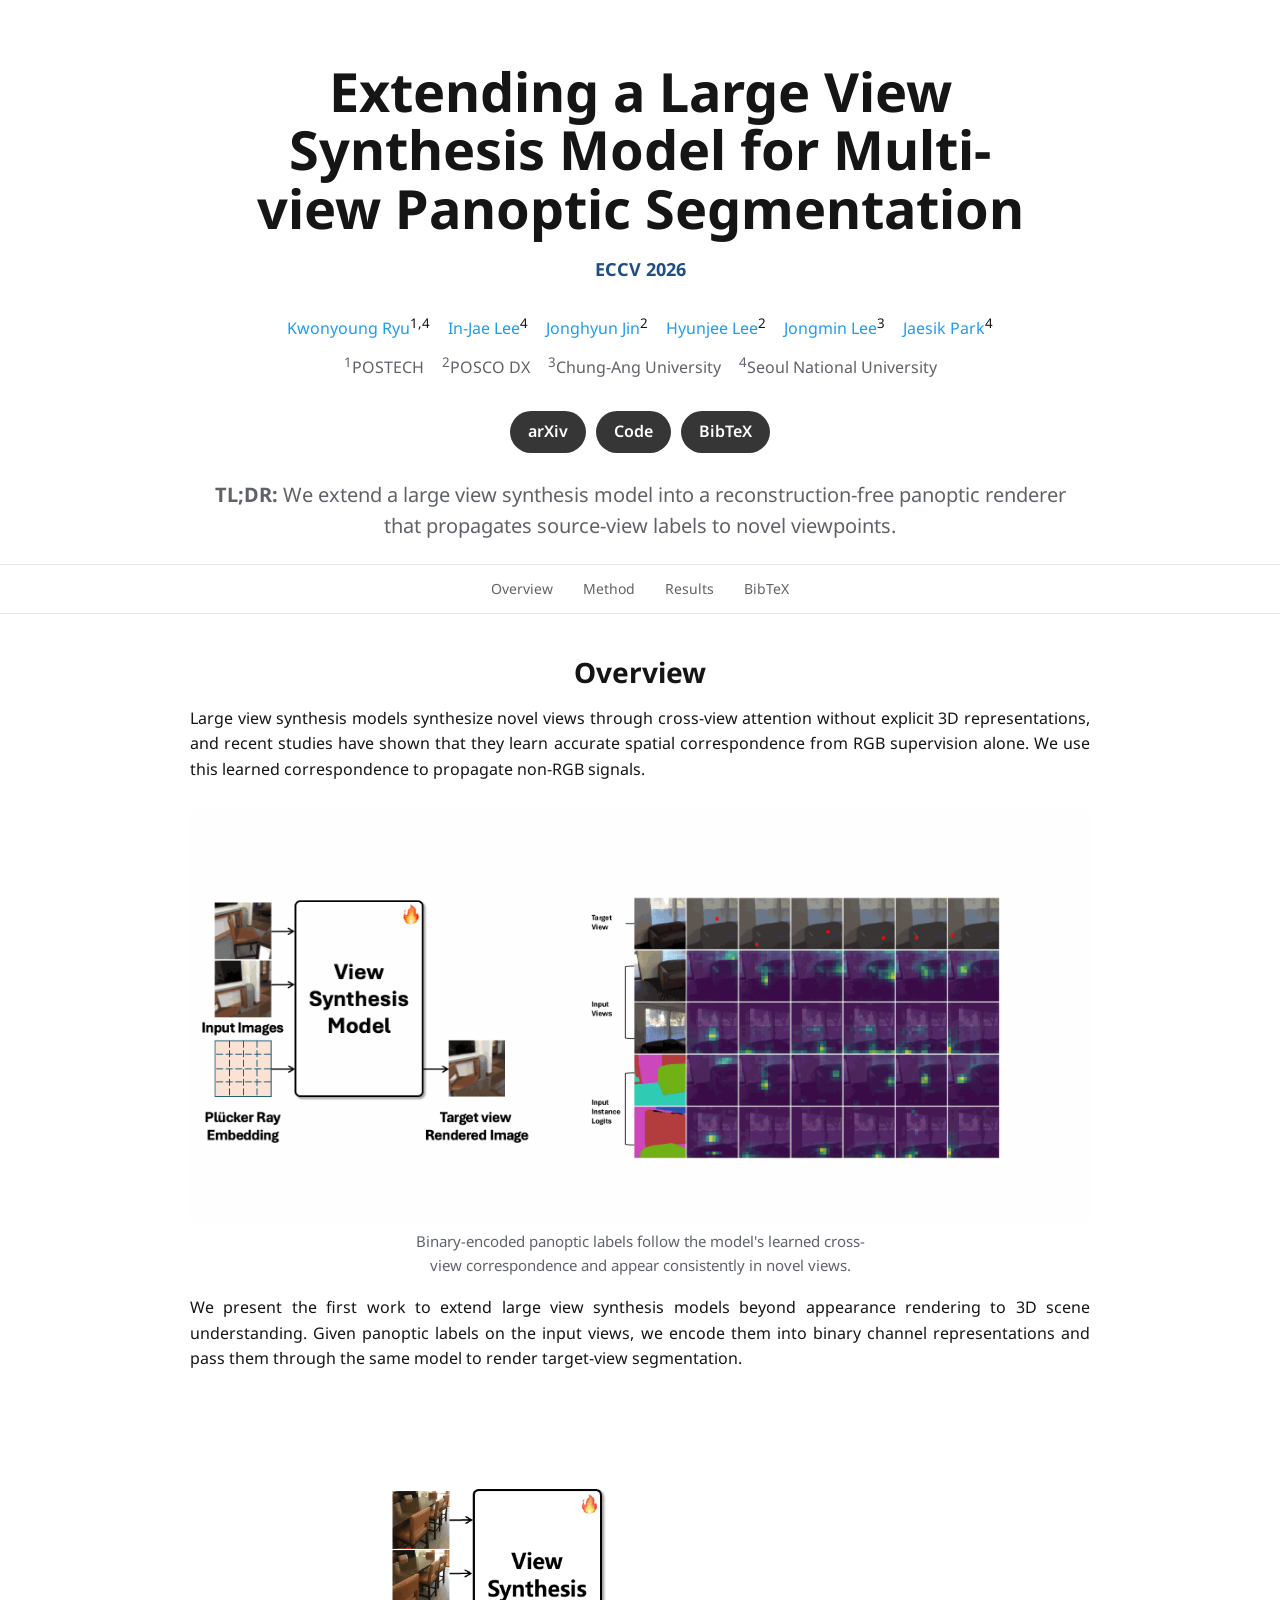
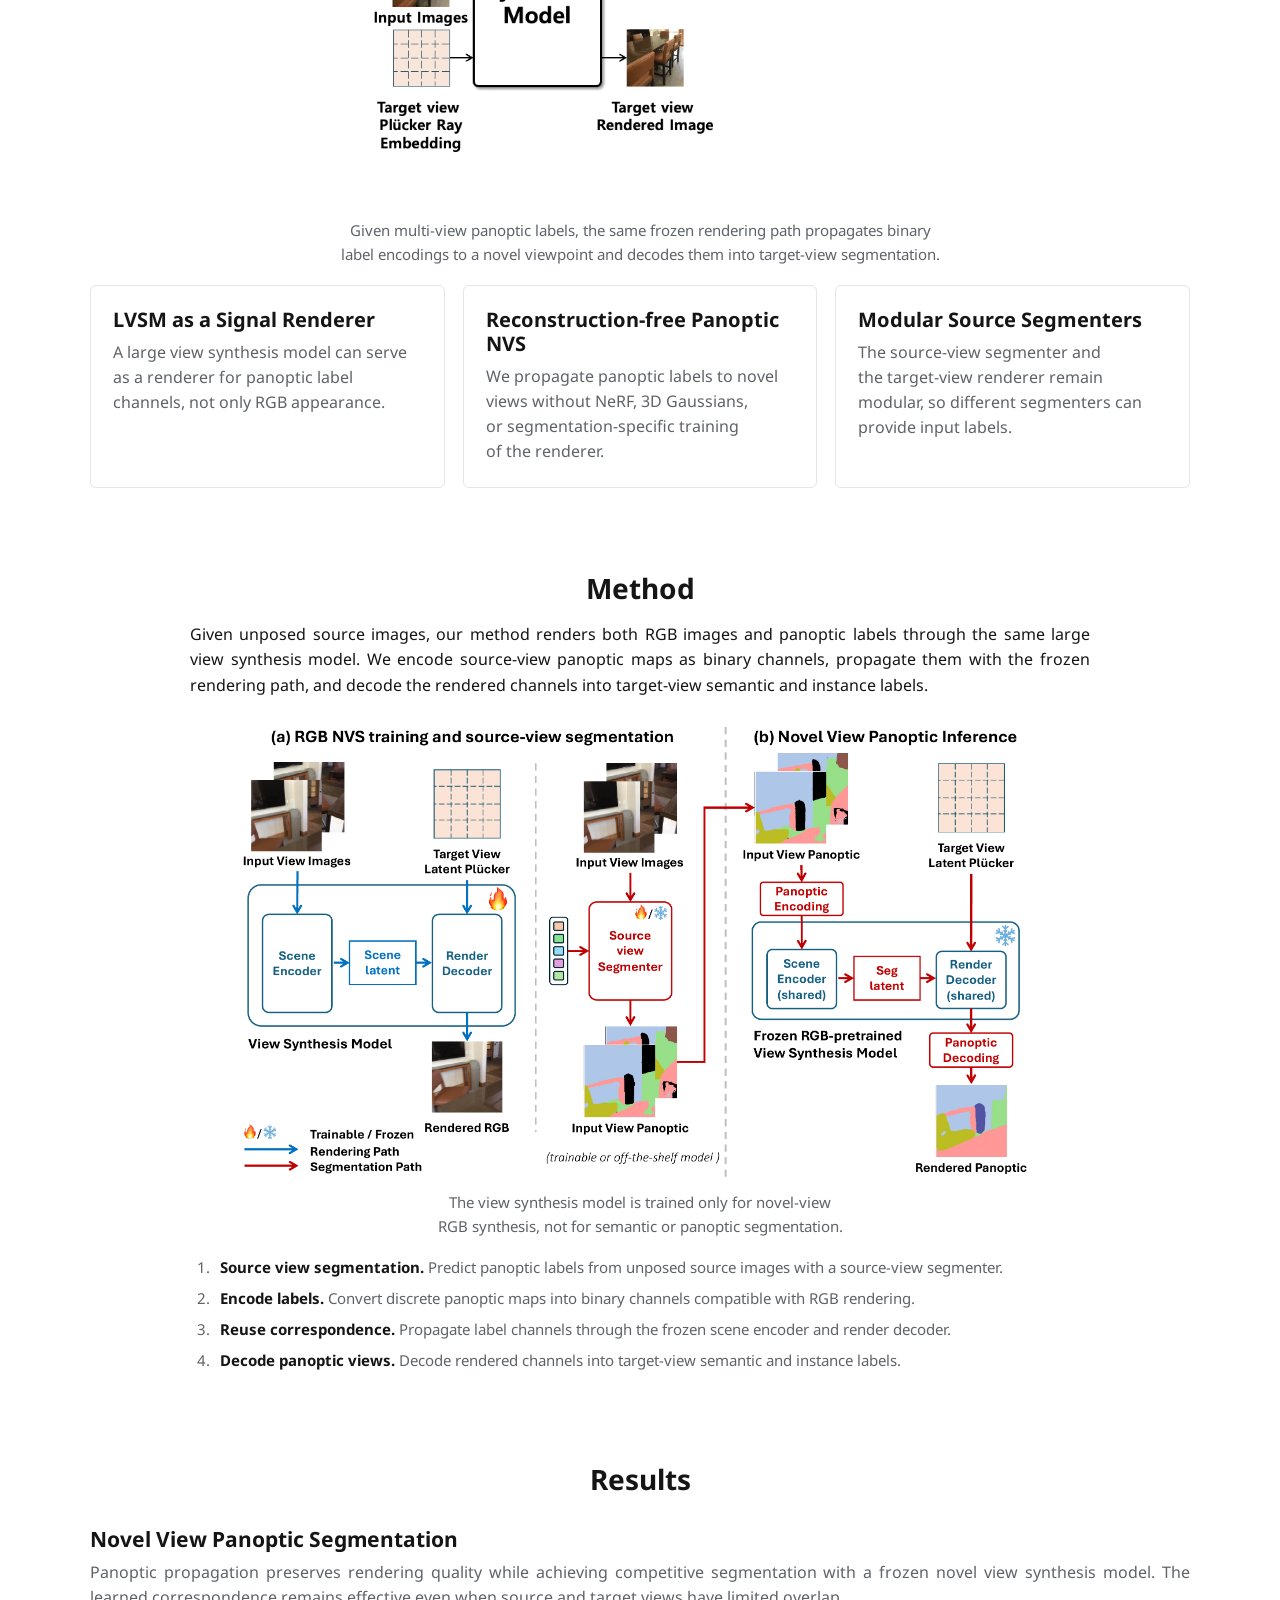
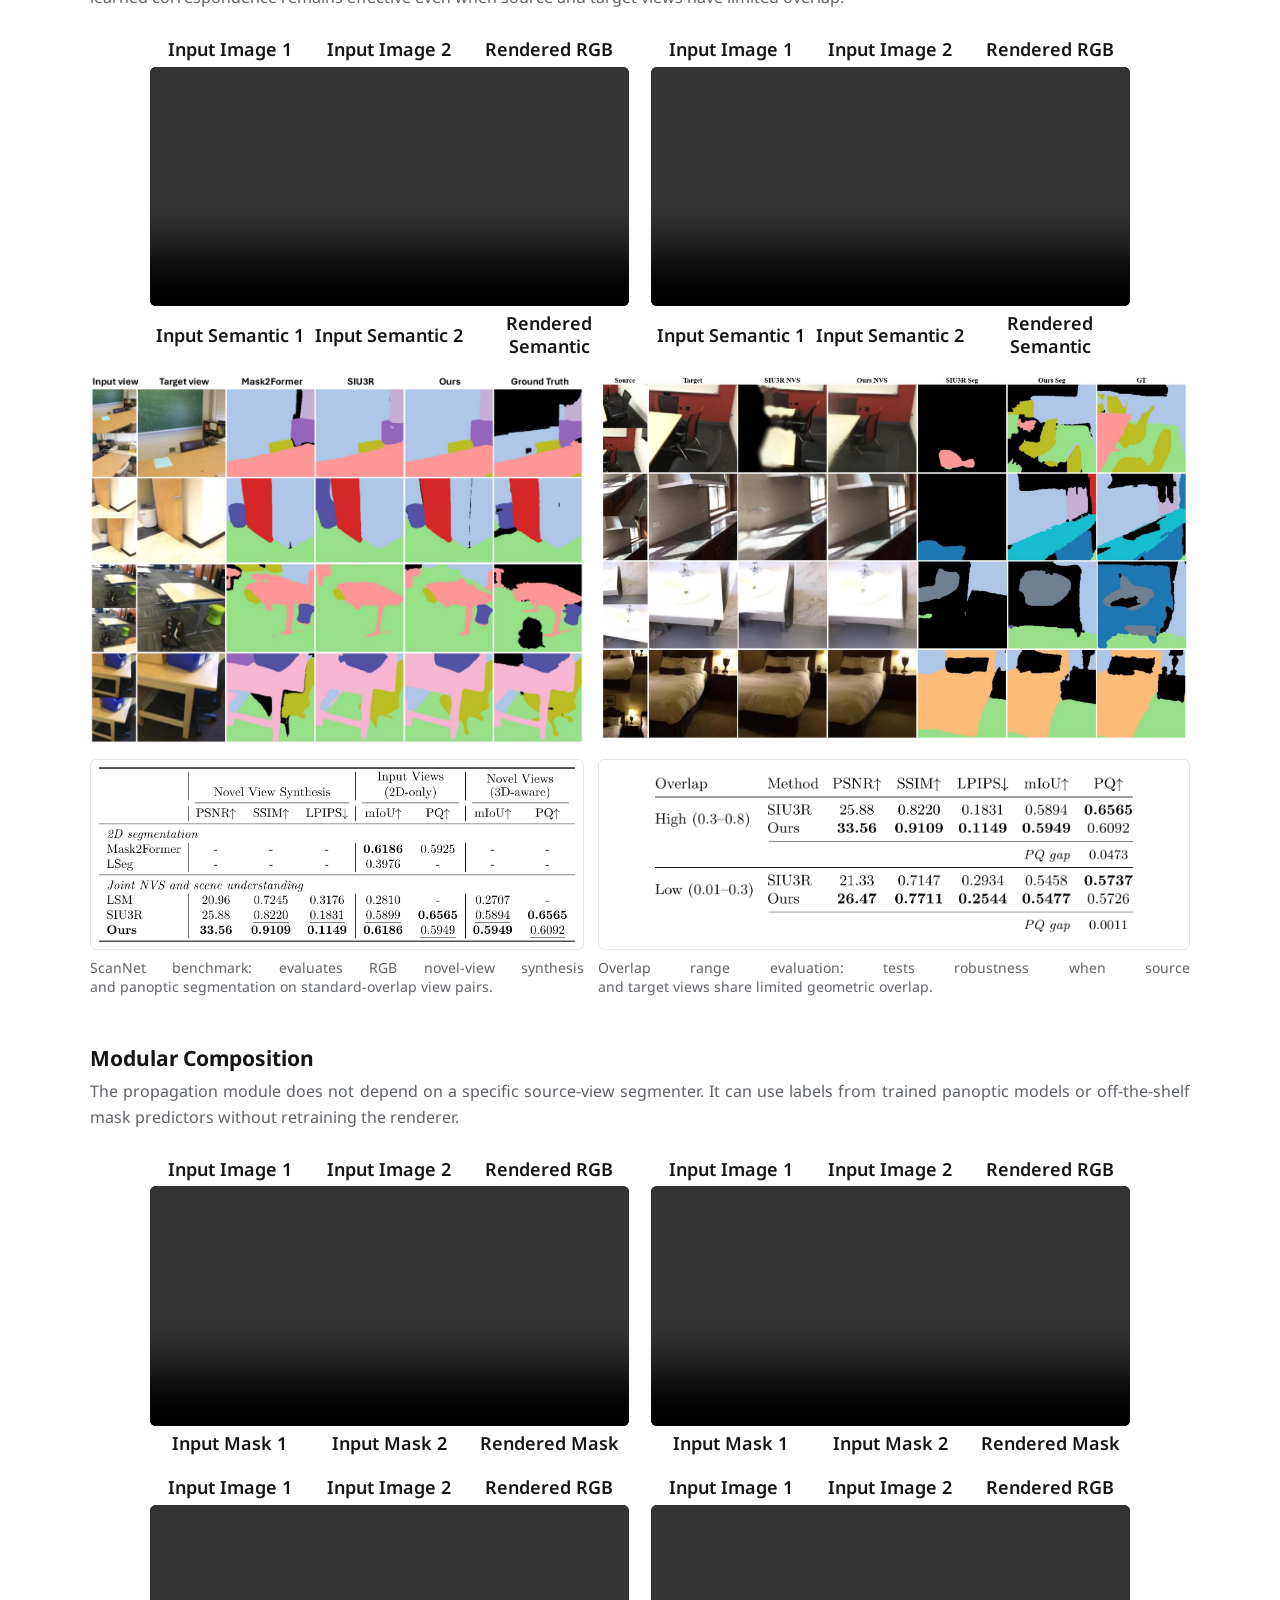
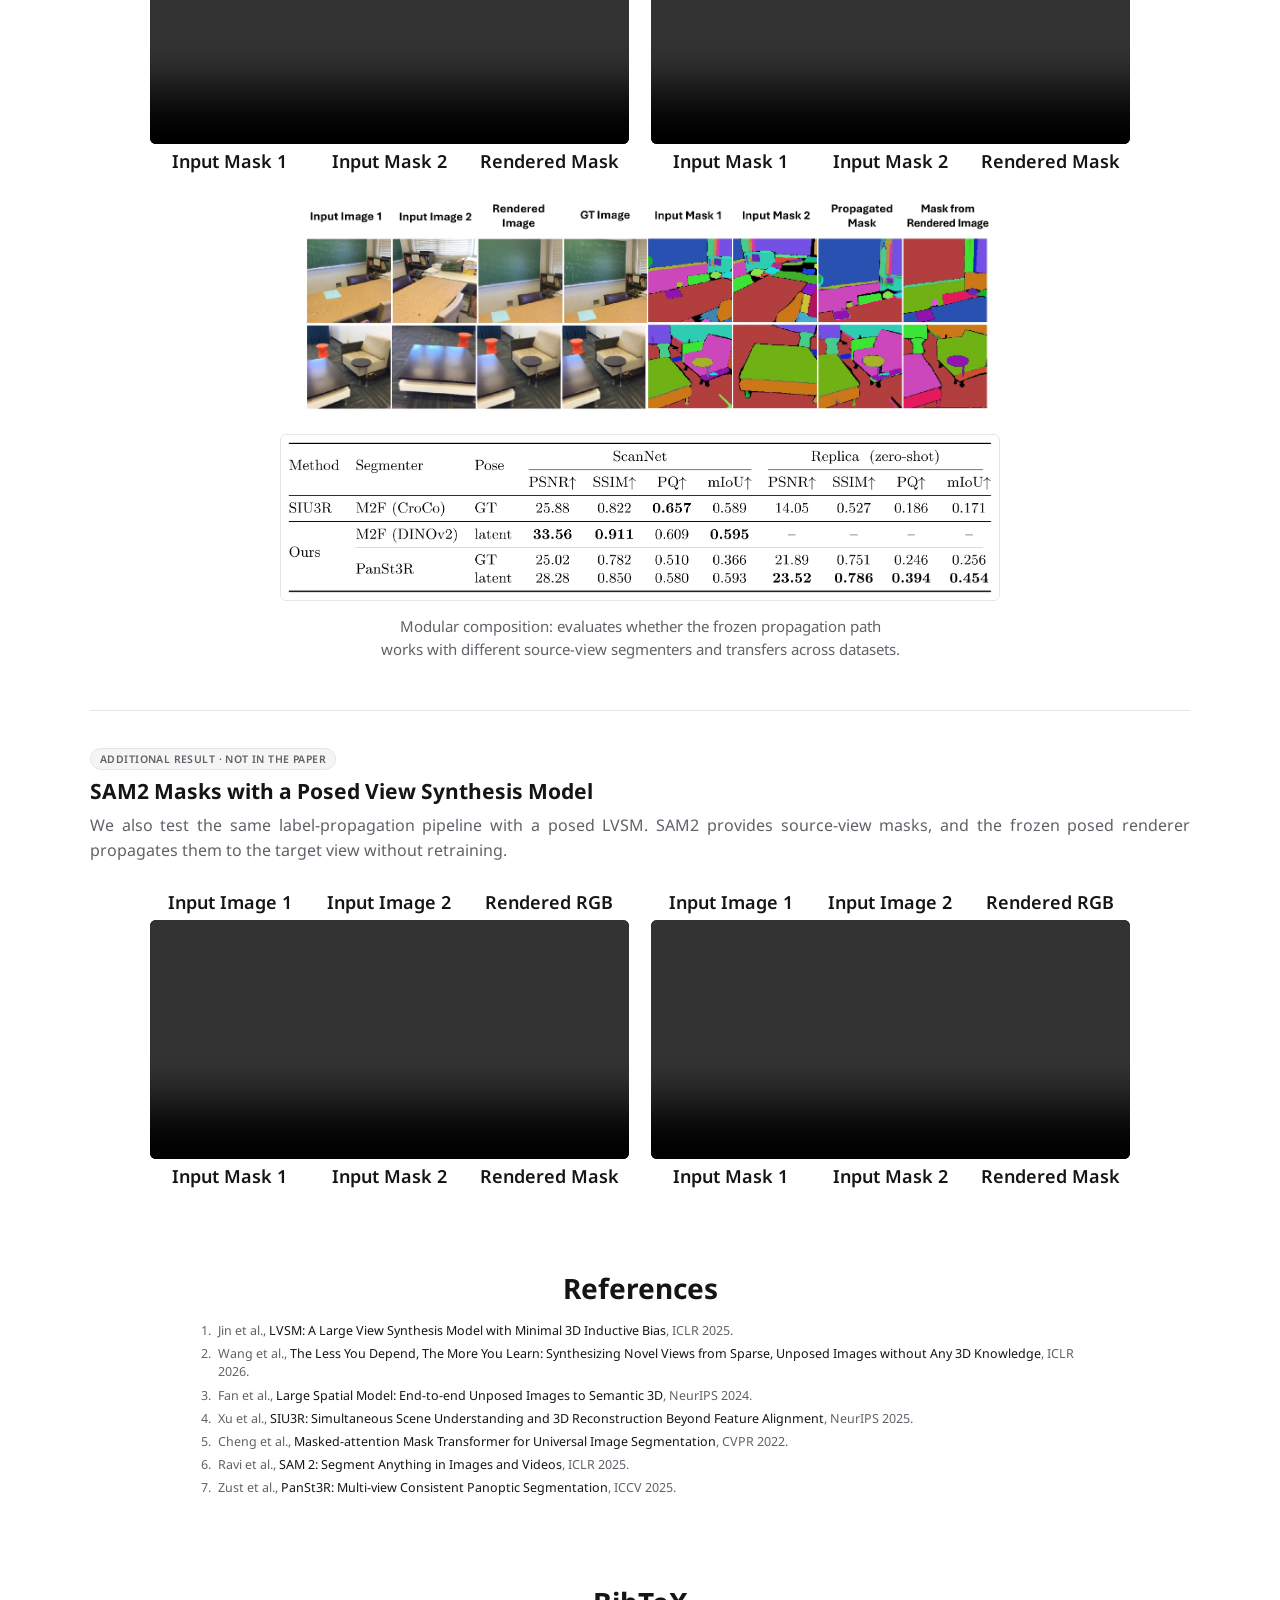
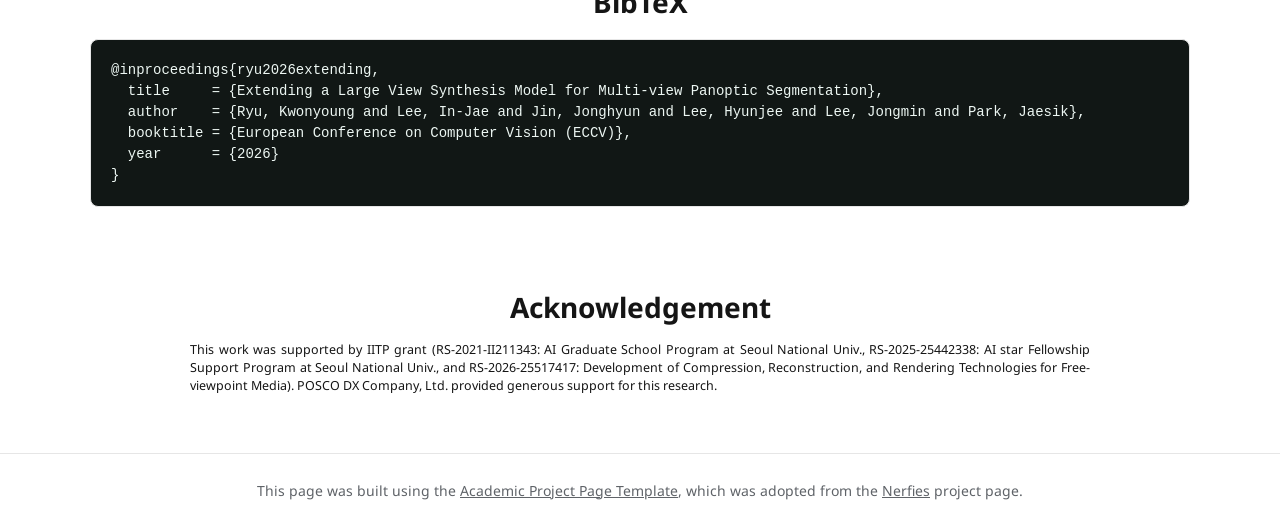
<file: PanopticLVSM/index.html>
<!DOCTYPE html>
<html lang="en">
<head>
  <meta charset="utf-8">
  <meta name="viewport" content="width=device-width, initial-scale=1">
  <title>Extending a Large View Synthesis Model for Multi-view Panoptic Segmentation</title>
  <meta name="description" content="Project page for Extending a Large View Synthesis Model for Multi-view Panoptic Segmentation.">
  <meta name="robots" content="index, follow">
  <link href="https://fonts.googleapis.com/css?family=Google+Sans|Noto+Sans|Castoro" rel="stylesheet">
  <link rel="stylesheet" href="styles.css?v=20260903-posed">
</head>
<body>
  <header class="hero">
    <div class="wrap hero-inner">
      <h1>Extending a Large View Synthesis Model for Multi-view Panoptic Segmentation</h1>
      <p class="venue">ECCV 2026</p>

      <div class="authors" aria-label="Authors">
        <span><a href="https://kwonyoung9120.github.io/">Kwonyoung Ryu</a><sup>1,4</sup></span>
        <span><a href="https://oliver0922.github.io/">In-Jae Lee</a><sup>4</sup></span>
        <span><a href="https://www.linkedin.com/in/jonghyun-jin-096972259/">Jonghyun Jin</a><sup>2</sup></span>
        <span><a href="https://hyunji12.github.io/">Hyunjee Lee</a><sup>2</sup></span>
        <span><a href="https://bluedream1121.github.io/">Jongmin Lee</a><sup>3</sup></span>
        <span><a href="https://jaesik.info/">Jaesik Park</a><sup>4</sup></span>
      </div>

      <div class="affiliations">
        <span><sup>1</sup>POSTECH</span>
        <span><sup>2</sup>POSCO DX</span>
        <span><sup>3</sup>Chung-Ang University</span>
        <span><sup>4</sup>Seoul National University</span>
      </div>

      <nav class="actions" aria-label="Project links">
        <a class="button" href="https://arxiv.org/abs/2607.19765">arXiv</a>
        <a class="button" href="https://github.com/kwonyoung9120/PanopticLVSM">Code</a>
        <a class="button" href="#bibtex">BibTeX</a>
      </nav>

      <p class="subtitle">
        <strong>TL;DR:</strong> We extend a large view synthesis model into a reconstruction-free panoptic renderer<br>
        that propagates source-view labels to novel viewpoints.
      </p>
    </div>
  </header>

  <nav class="shortcut-nav" aria-label="Section shortcuts">
    <a href="#abstract">Overview</a>
    <a href="#method">Method</a>
    <a href="#results">Results</a>
    <a href="#bibtex">BibTeX</a>
  </nav>

  <main>
    <section id="abstract" class="section wrap">
        <h2>Overview</h2>
        <div class="content">
          <p>
          Large view synthesis models synthesize novel views through cross-view attention without explicit 3D representations, and recent studies have shown that they learn accurate spatial correspondence from RGB supervision alone. We use this learned correspondence to propagate non-RGB signals.
          </p>
        </div>
      <figure class="figure intro-gif-figure">
        <img src="assets/intro_gif1_hold.gif" alt="PanopticLVSM introduction animation 1.">
        <figcaption>
          Binary-encoded panoptic labels follow the model's learned cross-view correspondence and appear consistently in novel&nbsp;views.
        </figcaption>
      </figure>
        <div class="content">
          <p>
          We present the first work to extend large view synthesis models beyond appearance rendering to 3D scene understanding. Given panoptic labels on the input views, we encode them into binary channel representations and pass them through the same model to render target-view&nbsp;segmentation.
          </p>
        </div>
      <figure class="figure intro-gif-figure intro-gif-figure-small">
        <img src="assets/intro_gif2_hold.gif" alt="PanopticLVSM introduction animation 2.">
        <figcaption>
          Given multi-view panoptic labels, the same frozen rendering path propagates binary label encodings to a novel viewpoint and decodes them into target-view&nbsp;segmentation.
        </figcaption>
      </figure>
      <div class="feature-grid">
        <article>
          <h3>LVSM as a Signal Renderer</h3>
          <p>A large view synthesis model can serve as a renderer for panoptic label channels, not only RGB&nbsp;appearance.</p>
        </article>
        <article>
          <h3>Reconstruction-free Panoptic NVS</h3>
          <p>We propagate panoptic labels to novel views without NeRF, 3D Gaussians, or segmentation-specific training of the&nbsp;renderer.</p>
        </article>
        <article>
          <h3>Modular Source Segmenters</h3>
          <p>The source-view segmenter and the target-view renderer remain modular, so different segmenters can provide input&nbsp;labels.</p>
        </article>
      </div>
    </section>

    <section id="method" class="section wrap">
      <h2>Method</h2>
      <p class="section-lead method-lead">
        Given unposed source images, our method renders both RGB images and panoptic labels through the same large view synthesis model. We encode source-view panoptic maps as binary channels, propagate them with the frozen rendering path, and decode the rendered channels into target-view semantic and instance labels.
      </p>
      <figure class="figure medium-figure">
        <img src="assets/pipeline.png" alt="Overall pipeline for RGB rendering and panoptic propagation.">
        <figcaption>
          The view synthesis model is trained only for novel-view RGB synthesis, not for semantic or panoptic segmentation.
        </figcaption>
      </figure>
      <ol class="method-steps">
        <li><strong>Source view segmentation.</strong> Predict panoptic labels from unposed source images with a source-view segmenter.</li>
        <li><strong>Encode labels.</strong> Convert discrete panoptic maps into binary channels compatible with RGB rendering.</li>
        <li><strong>Reuse correspondence.</strong> Propagate label channels through the frozen scene encoder and render decoder.</li>
        <li><strong>Decode panoptic views.</strong> Decode rendered channels into target-view semantic and instance labels.</li>
      </ol>
    </section>

    <section id="results" class="section">
      <div class="wrap">
        <h2>Results</h2>

        <div class="result-block">
          <h3>Novel View Panoptic Segmentation</h3>
          <p class="result-note">
            Panoptic propagation preserves rendering quality while achieving competitive segmentation with a frozen novel view synthesis model. The learned correspondence remains effective even when source and target views have limited overlap.
          </p>
          <div class="video-grid result-videos">
            <figure class="figure video-figure">
              <div class="video-label-row video-label-top">
                <span>Input Image 1</span>
                <span>Input Image 2</span>
                <span>Rendered RGB</span>
              </div>
              <video controls autoplay muted loop playsinline preload="metadata" src="assets/videos/source_scene_01.mp4"></video>
              <div class="video-label-row video-label-bottom">
                <span>Input Semantic 1</span>
                <span>Input Semantic 2</span>
                <span>Rendered Semantic</span>
              </div>
            </figure>

            <figure class="figure video-figure">
              <div class="video-label-row video-label-top">
                <span>Input Image 1</span>
                <span>Input Image 2</span>
                <span>Rendered RGB</span>
              </div>
              <video controls autoplay muted loop playsinline preload="metadata" src="assets/videos/sam2_propagation_01.mp4"></video>
              <div class="video-label-row video-label-bottom">
                <span>Input Semantic 1</span>
                <span>Input Semantic 2</span>
                <span>Rendered Semantic</span>
              </div>
            </figure>
          </div>

          <div class="qualitative-grid">
            <figure class="figure qualitative-figure">
              <img src="assets/qualitative_no_legend.png" alt="Qualitative novel-view panoptic segmentation results.">
            </figure>

            <figure class="figure qualitative-figure low-overlap-figure">
              <img src="assets/qualitative_low_overlap_4.png" alt="Four low-overlap qualitative comparisons from the supplement.">
            </figure>
          </div>

          <div class="result-table-row">
            <figure class="figure table-figure">
              <div class="table-frame">
                <img src="assets/scannet_table.png" alt="Rendered ScanNet comparison table.">
              </div>
              <figcaption>
                ScanNet benchmark: evaluates RGB novel-view synthesis and panoptic segmentation on standard-overlap view pairs.
              </figcaption>
            </figure>

            <figure class="figure table-figure low-overlap-table">
              <div class="table-frame">
                <img src="assets/low_overlap_table.png" alt="Quantitative evaluation under different overlap ranges.">
              </div>
              <figcaption>
                Overlap range evaluation: tests robustness when source and target views share limited geometric overlap.
              </figcaption>
            </figure>
          </div>
        </div>

        <div class="result-block">
          <h3>Modular Composition</h3>
          <p class="result-note">
            The propagation module does not depend on a specific source-view segmenter. It can use labels from trained panoptic models or off-the-shelf mask predictors without retraining the renderer.
          </p>
          <div class="video-grid result-videos">
            <figure class="figure video-figure">
              <div class="video-label-row video-label-top">
                <span>Input Image 1</span>
                <span>Input Image 2</span>
                <span>Rendered RGB</span>
              </div>
              <video controls autoplay muted loop playsinline preload="metadata" src="assets/videos/source_scene_03.mp4"></video>
              <div class="video-label-row video-label-bottom">
                <span>Input Mask 1</span>
                <span>Input Mask 2</span>
                <span>Rendered Mask</span>
              </div>
            </figure>

            <figure class="figure video-figure">
              <div class="video-label-row video-label-top">
                <span>Input Image 1</span>
                <span>Input Image 2</span>
                <span>Rendered RGB</span>
              </div>
              <video controls autoplay muted loop playsinline preload="metadata" src="assets/videos/sam2_propagation_03.mp4"></video>
              <div class="video-label-row video-label-bottom">
                <span>Input Mask 1</span>
                <span>Input Mask 2</span>
                <span>Rendered Mask</span>
              </div>
            </figure>

            <figure class="figure video-figure">
              <div class="video-label-row video-label-top">
                <span>Input Image 1</span>
                <span>Input Image 2</span>
                <span>Rendered RGB</span>
              </div>
              <video controls autoplay muted loop playsinline preload="metadata" src="assets/videos/source_scene_04.mp4"></video>
              <div class="video-label-row video-label-bottom">
                <span>Input Mask 1</span>
                <span>Input Mask 2</span>
                <span>Rendered Mask</span>
              </div>
            </figure>

            <figure class="figure video-figure">
              <div class="video-label-row video-label-top">
                <span>Input Image 1</span>
                <span>Input Image 2</span>
                <span>Rendered RGB</span>
              </div>
              <video controls autoplay muted loop playsinline preload="metadata" src="assets/videos/sam2_propagation_04.mp4"></video>
              <div class="video-label-row video-label-bottom">
                <span>Input Mask 1</span>
                <span>Input Mask 2</span>
                <span>Rendered Mask</span>
              </div>
            </figure>
          </div>

          <figure class="figure qualitative-figure wide-qualitative">
            <img src="assets/sam2.png" alt="SAM2 mask propagation qualitative result.">
          </figure>

          <figure class="figure table-figure single-table">
            <div class="table-frame">
              <img src="assets/transfer_table.png" alt="Rendered modular composition table.">
            </div>
            <figcaption>
              Modular composition: evaluates whether the frozen propagation path works with different source-view segmenters and transfers across datasets.
            </figcaption>
          </figure>
        </div>

        <div class="result-block extra-result">
          <span class="extra-badge">Additional result &middot; not in the paper</span>
          <h3>SAM2 Masks with a Posed View Synthesis Model</h3>
          <p class="result-note">
            We also test the same label-propagation pipeline with a posed LVSM. SAM2 provides source-view masks, and the frozen posed renderer propagates them to the target view without retraining.
          </p>
          <div class="video-grid result-videos">
            <figure class="figure video-figure">
              <div class="video-label-row video-label-top">
                <span>Input Image 1</span>
                <span>Input Image 2</span>
                <span>Rendered RGB</span>
              </div>
              <video controls autoplay muted loop playsinline preload="metadata" src="assets/videos/posed_lvsm_sam2_01.mp4"></video>
              <div class="video-label-row video-label-bottom">
                <span>Input Mask 1</span>
                <span>Input Mask 2</span>
                <span>Rendered Mask</span>
              </div>
            </figure>
            <figure class="figure video-figure">
              <div class="video-label-row video-label-top">
                <span>Input Image 1</span>
                <span>Input Image 2</span>
                <span>Rendered RGB</span>
              </div>
              <video controls autoplay muted loop playsinline preload="metadata" src="assets/videos/posed_lvsm_sam2_02.mp4"></video>
              <div class="video-label-row video-label-bottom">
                <span>Input Mask 1</span>
                <span>Input Mask 2</span>
                <span>Rendered Mask</span>
              </div>
            </figure>
          </div>
        </div>

      </div>
    </section>

    <section id="references" class="section wrap">
      <h2>References</h2>
      <ol class="reference-list">
        <li>Jin et al., <em>LVSM: A Large View Synthesis Model with Minimal 3D Inductive Bias</em>, ICLR 2025.</li>
        <li>Wang et al., <em>The Less You Depend, The More You Learn: Synthesizing Novel Views from Sparse, Unposed Images without Any 3D Knowledge</em>, ICLR 2026.</li>
        <li>Fan et al., <em>Large Spatial Model: End-to-end Unposed Images to Semantic 3D</em>, NeurIPS 2024.</li>
        <li>Xu et al., <em>SIU3R: Simultaneous Scene Understanding and 3D Reconstruction Beyond Feature Alignment</em>, NeurIPS 2025.</li>
        <li>Cheng et al., <em>Masked-attention Mask Transformer for Universal Image Segmentation</em>, CVPR 2022.</li>
        <li>Ravi et al., <em>SAM 2: Segment Anything in Images and Videos</em>, ICLR 2025.</li>
        <li>Zust et al., <em>PanSt3R: Multi-view Consistent Panoptic Segmentation</em>, ICCV 2025.</li>
      </ol>
    </section>

    <section id="bibtex" class="section wrap">
      <h2>BibTeX</h2>
      <pre><code>@inproceedings{ryu2026extending,
  title     = {Extending a Large View Synthesis Model for Multi-view Panoptic Segmentation},
  author    = {Ryu, Kwonyoung and Lee, In-Jae and Jin, Jonghyun and Lee, Hyunjee and Lee, Jongmin and Park, Jaesik},
  booktitle = {European Conference on Computer Vision (ECCV)},
  year      = {2026}
}</code></pre>
    </section>

    <section id="acknowledgement" class="section wrap narrow">
      <h2>Acknowledgement</h2>
      <div class="content">
        <p>
          This work was supported by IITP grant (RS-2021-II211343: AI Graduate School Program at Seoul National Univ.,
          RS-2025-25442338: AI star Fellowship Support Program at Seoul National Univ., and RS-2026-25517417:
          Development of Compression, Reconstruction, and Rendering Technologies for Free-viewpoint Media).
          POSCO DX Company, Ltd. provided generous support for this&nbsp;research.
        </p>
      </div>
    </section>
  </main>

  <footer class="footer">
    <div class="wrap">
      <p>
        This page was built using the <a href="https://github.com/eliahuhorwitz/Academic-project-page-template">Academic Project Page Template</a>, which was adopted from the <a href="https://nerfies.github.io/">Nerfies</a> project page.
      </p>
    </div>
  </footer>
</body>
</html>
</file>
<file: PanopticLVSM/styles.css>
:root {
  --bg: #ffffff;
  --ink: #151515;
  --muted: #5f6368;
  --line: #e6e6e6;
  --panel: #ffffff;
  --band: #f5f5f5;
  --accent: #276fbf;
  --accent-dark: #1d4f86;
  --shadow: none;
}

* {
  box-sizing: border-box;
}

body {
  margin: 0;
  color: var(--ink);
  background: var(--bg);
  font-family: "Noto Sans", Arial, sans-serif;
  line-height: 1.58;
}

a {
  color: inherit;
}

.wrap {
  width: min(1100px, calc(100% - 32px));
  margin: 0 auto;
}

.hero {
  padding: 62px 0 22px;
  background: #ffffff;
}

.hero-inner {
  text-align: center;
}

.venue {
  width: fit-content;
  margin: 18px auto 0;
  color: var(--accent-dark);
  font-family: "Google Sans", "Noto Sans", Arial, sans-serif;
  font-size: 18px;
  font-weight: bold;
}

h1 {
  max-width: 980px;
  margin: 0 auto;
  font-family: "Google Sans", "Noto Sans", Arial, sans-serif;
  font-size: clamp(34px, 5vw, 54px);
  line-height: 1.08;
  letter-spacing: 0;
  font-weight: 700;
  text-wrap: balance;
}

.subtitle {
  font-family: "Google Sans", "Noto Sans", Arial, sans-serif;
  max-width: 1080px;
  margin: 26px auto 0;
  color: var(--muted);
  font-size: 20px;
  text-wrap: balance;
}

.authors,
.affiliations {
  display: flex;
  flex-wrap: wrap;
  justify-content: center;
  gap: 8px 18px;
}

.authors {
  margin-top: 30px;
  font-family: "Google Sans", "Noto Sans", Arial, sans-serif;
  font-weight: 400;
}

.authors a {
  color: hsl(204, 86%, 53%);
  text-decoration: none;
}

.authors a:hover {
  text-decoration: underline;
}

.affiliations {
  margin-top: 10px;
  font-family: "Google Sans", "Noto Sans", Arial, sans-serif;
  color: var(--muted);
  font-size: 16px;
}

.actions {
  display: flex;
  flex-wrap: wrap;
  justify-content: center;
  gap: 10px;
  margin-top: 30px;
}

.button {
  display: inline-flex;
  align-items: center;
  min-height: 42px;
  padding: 0 18px;
  border-radius: 999px;
  color: #ffffff;
  background: #363636;
  font-weight: 600;
  text-decoration: none;
}

.button:hover {
  background: #111111;
}

.button.muted {
  color: var(--ink);
  background: #e6ebe8;
  box-shadow: none;
}

.shortcut-nav {
  position: sticky;
  top: 0;
  z-index: 10;
  display: flex;
  justify-content: center;
  gap: 6px;
  padding: 10px 16px;
  border-top: 1px solid var(--line);
  border-bottom: 1px solid var(--line);
  background: rgba(255, 255, 255, 0.94);
  backdrop-filter: blur(10px);
}

.shortcut-nav a {
  padding: 7px 12px;
  border-radius: 999px;
  color: var(--muted);
  font-family: "Google Sans", "Noto Sans", Arial, sans-serif;
  font-size: 14px;
  line-height: 1;
  text-decoration: none;
  white-space: nowrap;
}

.shortcut-nav a:hover {
  color: var(--ink);
  background: #f0f2f1;
}

.section {
  padding: 42px 0;
  scroll-margin-top: 58px;
}

.band {
  background: var(--band);
  border-top: 1px solid var(--line);
  border-bottom: 1px solid var(--line);
}

.visual {
  padding-top: 14px;
}

.visual img,
.figure img {
  display: block;
  width: 100%;
  max-height: 100%;
  height: auto;
  object-fit: contain;
  border: 0;
  border-radius: 6px;
  background: #ffffff;
}

.teaser-visual {
  max-width: 980px;
}

.teaser-visual img {
  max-height: 300px;
}

.caption,
figcaption {
  max-width: 760px;
  margin: 14px auto 0;
  color: var(--muted);
  font-size: 15px;
  text-align: center;
  text-wrap: balance;
}

.two-col {
  display: grid;
  grid-template-columns: minmax(0, 1fr) minmax(280px, 0.55fr);
  gap: 38px;
  align-items: start;
}

.narrow {
  max-width: 900px;
}

.content {
  text-align: justify;
}

#abstract .content {
  max-width: 900px;
  margin: 0 auto 24px;
}

h2 {
  margin: 0 0 18px;
  font-family: "Google Sans", "Noto Sans", Arial, sans-serif;
  font-size: 28px;
  line-height: 1.16;
  letter-spacing: 0;
  font-weight: 700;
  text-align: center;
}

.section-kicker {
  display: block;
  margin-bottom: 6px;
  color: var(--accent-dark);
  font-size: 13px;
  line-height: 1;
  letter-spacing: 0;
  text-transform: uppercase;
}

h3 {
  margin: 0 0 8px;
  font-family: "Google Sans", "Noto Sans", Arial, sans-serif;
  font-size: 20px;
  line-height: 1.2;
  font-weight: 700;
}

p {
  margin: 0 0 15px;
  text-wrap: pretty;
}

.section-lead {
  max-width: 760px;
  margin: 0 auto 12px;
  color: var(--muted);
  font-size: 18px;
  text-align: center;
  text-wrap: pretty;
}

.method-lead {
  max-width: 900px;
  color: var(--ink);
  font-family: "Noto Sans", Arial, sans-serif;
  font-size: 16px;
  line-height: 1.58;
  text-align: justify;
  text-align-last: left;
  text-wrap: auto;
}

.feature-grid {
  display: grid;
  grid-template-columns: repeat(3, minmax(0, 1fr));
  gap: 18px;
}

.intro-gif-figure {
  max-width: 900px;
  margin: 14px auto 18px;
}

.intro-gif-figure img {
  display: block;
  width: 100%;
  height: 420px;
  object-fit: cover;
  object-position: center center;
  border-radius: 6px;
  background: #ffffff;
}

.intro-gif-figure figcaption {
  margin-top: 4px;
}

.feature-grid article {
  padding: 22px;
  border: 1px solid var(--line);
  border-radius: 6px;
  background: var(--panel);
}

.feature-grid p {
  margin: 0;
  color: var(--muted);
}

code {
  font-family: ui-monospace, SFMono-Regular, Menlo, Consolas, monospace;
}

.figure {
  margin: 28px 0 0;
}

.figure.intro-gif-figure {
  margin: 14px auto 18px;
}

.figure.intro-gif-figure-small {
  max-width: 900px;
}

.figure.intro-gif-figure-small img,
.figure.intro-gif-figure-small figcaption {
  width: 100%;
  margin-left: auto;
  margin-right: auto;
}

.figure.compact {
  margin-top: 0;
}

.medium-figure {
  max-width: 820px;
  margin-left: auto;
  margin-right: auto;
}

.medium-figure img {
  max-height: 460px;
}

.method-steps {
  max-width: 900px;
  margin: 18px auto 0;
  padding-left: 24px;
  color: var(--muted);
  font-family: "Noto Sans", Arial, sans-serif;
  font-size: 15px;
  line-height: 1.58;
  list-style-position: outside;
}

.method-steps li {
  margin: 7px 0;
  padding-left: 6px;
}

.method-steps strong {
  color: var(--ink);
  font-weight: 700;
}

.qualitative-figure {
  max-width: 880px;
  margin-left: auto;
  margin-right: auto;
}

.qualitative-figure img {
  max-height: 500px;
}

.qualitative-grid {
  display: grid;
  grid-template-columns: minmax(0, 0.91fr) minmax(0, 1.09fr);
  gap: 14px;
  align-items: start;
  max-width: 1120px;
  margin: 18px auto 0;
}

.qualitative-grid .figure {
  margin-top: 0;
}

.qualitative-grid .qualitative-figure {
  max-width: none;
}

.qualitative-grid .qualitative-figure img {
  width: 100%;
  height: auto;
  max-height: none;
  object-fit: contain;
  object-position: top center;
}

.qualitative-grid figcaption {
  min-height: 0;
  margin-top: 8px;
  font-size: 14px;
  line-height: 1.35;
}

.low-overlap-figure {
  max-width: 980px;
}

.low-overlap-figure img {
  max-height: none;
}

.video-figure video {
  display: block;
  width: 100%;
  border-radius: 6px;
  background: #050505;
}

.video-label-row {
  display: grid;
  grid-template-columns: repeat(3, minmax(0, 1fr));
  align-items: center;
  width: 100%;
  color: var(--text);
  font-family: "Google Sans", "Noto Sans", Arial, sans-serif;
  font-size: clamp(12px, 1.45vw, 18px);
  font-weight: 600;
  line-height: 1.25;
  text-align: center;
}

.video-label-row span {
  min-width: 0;
  overflow-wrap: anywhere;
}

.video-label-top {
  margin-bottom: 6px;
}

.video-label-bottom {
  margin-top: 6px;
}

.result-block {
  margin-top: 30px;
}

.result-block + .result-block {
  margin-top: 48px;
}

.result-block h3 {
  max-width: 1120px;
  margin: 0 auto;
  font-size: 21px;
  line-height: 1.25;
}

.result-note {
  max-width: 1120px;
  margin: 8px auto 0;
  color: var(--muted);
  font-family: "Noto Sans", Arial, sans-serif;
  text-align: justify;
  text-align-last: left;
  text-wrap: auto;
}

/* --- SAM2 + posed LVSM (additional result, not in paper) --- */
.extra-badge {
  display: inline-block;
  margin-bottom: 8px;
  padding: 2px 9px;
  border: 1px solid var(--line);
  border-radius: 999px;
  background: var(--band);
  color: var(--muted);
  font-family: "Google Sans", "Noto Sans", Arial, sans-serif;
  font-size: 10.5px;
  font-weight: 600;
  letter-spacing: 0.04em;
  text-transform: uppercase;
}

.result-block.extra-result {
  max-width: 1120px;
  margin: 48px auto 0;
  padding-top: 34px;
  border-top: 1px solid var(--line);
}

.video-grid {
  display: grid;
  grid-template-columns: repeat(2, minmax(0, 1fr));
  gap: 22px;
  max-width: 980px;
  margin: 28px auto 0;
}

.video-grid .figure {
  margin-top: 0;
}

.video-grid figcaption {
  margin-top: 10px;
  font-size: 14px;
  line-height: 1.45;
  min-height: 42px;
}

.table-figure {
  margin: 0;
}

.result-table-row {
  display: grid;
  grid-template-columns: minmax(0, 0.91fr) minmax(0, 1.09fr);
  gap: 14px;
  align-items: start;
  max-width: 1120px;
  margin: 14px auto 0;
}

.wide-qualitative,
.single-table {
  max-width: 720px;
  margin: 24px auto 0;
}

.wide-qualitative img {
  display: block;
  width: 100%;
  height: auto;
}

.table-frame {
  display: flex;
  align-items: center;
  justify-content: center;
  height: 260px;
  padding: 16px;
  border: 1px solid var(--line);
  border-radius: 6px;
  background: #ffffff;
}

.table-figure img {
  display: block;
  width: 100%;
  height: auto;
  max-height: none;
  object-fit: contain;
  border: 0;
}

.table-figure figcaption {
  max-width: 100%;
}

.result-table-row .table-frame,
.single-table .table-frame {
  height: auto;
  padding: 5px;
}

.result-table-row .table-frame {
  height: auto;
}

.result-table-row .table-frame img {
  width: 100%;
  height: auto;
  max-width: 100%;
  max-height: none;
}

.low-overlap-table .table-frame {
  padding: 8px 6px;
}

.low-overlap-table .table-frame img {
  width: 84%;
}

.single-table .table-frame img {
  height: auto;
  max-height: none;
}

.result-table-row figcaption {
  min-height: 0;
  margin-top: 8px;
  font-family: "Noto Sans", Arial, sans-serif;
  font-size: 14px;
  line-height: 1.4;
  text-align: justify;
  text-align-last: left;
  text-wrap: auto;
}

pre {
  overflow-x: auto;
  margin: 20px 0 0;
  padding: 20px;
  border: 1px solid var(--line);
  border-radius: 8px;
  background: #111715;
  color: #edf7f3;
  font-size: 14px;
  line-height: 1.5;
}

.reference-list {
  max-width: 900px;
  margin: 18px auto 0;
  padding-left: 24px;
  color: var(--muted);
  font-size: 12.5px;
  line-height: 1.45;
}

.reference-list li {
  margin: 5px 0;
  padding-left: 4px;
}

.reference-list em {
  color: var(--ink);
  font-style: normal;
}

#acknowledgement p {
  font-size: 12.5px;
  line-height: 1.45;
}

.figure-pair {
  margin-top: 26px;
}

.footer {
  padding: 26px 0;
  color: var(--muted);
  border-top: 1px solid var(--line);
  background: #ffffff;
  font-size: 14px;
  text-align: center;
}

.footer p {
  margin: 0;
}

@media (max-width: 780px) {
  .hero {
    padding-top: 42px;
  }

  .subtitle {
    font-size: 17px;
  }

  .shortcut-nav {
    justify-content: flex-start;
    overflow-x: auto;
    padding: 9px 16px;
  }

  .teaser-visual img,
  .medium-figure img,
  .qualitative-figure img {
    max-height: 320px;
  }

  .qualitative-grid .qualitative-figure img {
    height: auto;
  }

  .two-col,
  .feature-grid,
  .method-steps,
  .qualitative-grid,
  .result-table-row,
  .design-ablation-layout,
  .design-ablation-visual-row,
  .video-grid {
    grid-template-columns: 1fr;
  }

  .design-alternatives-figure .table-frame,
  .result-table-row .table-frame,
  .design-ablation-visual-row .table-frame {
    height: auto;
    min-height: 180px;
  }

  .result-message-panel {
    padding-left: 0;
    border-left: 0;
  }

  .table-frame {
    height: auto;
    min-height: 180px;
  }

  .section {
    padding: 40px 0;
  }

  .actions {
    align-items: stretch;
  }

  .button {
    justify-content: center;
    width: calc(50% - 5px);
  }
}
</file>
